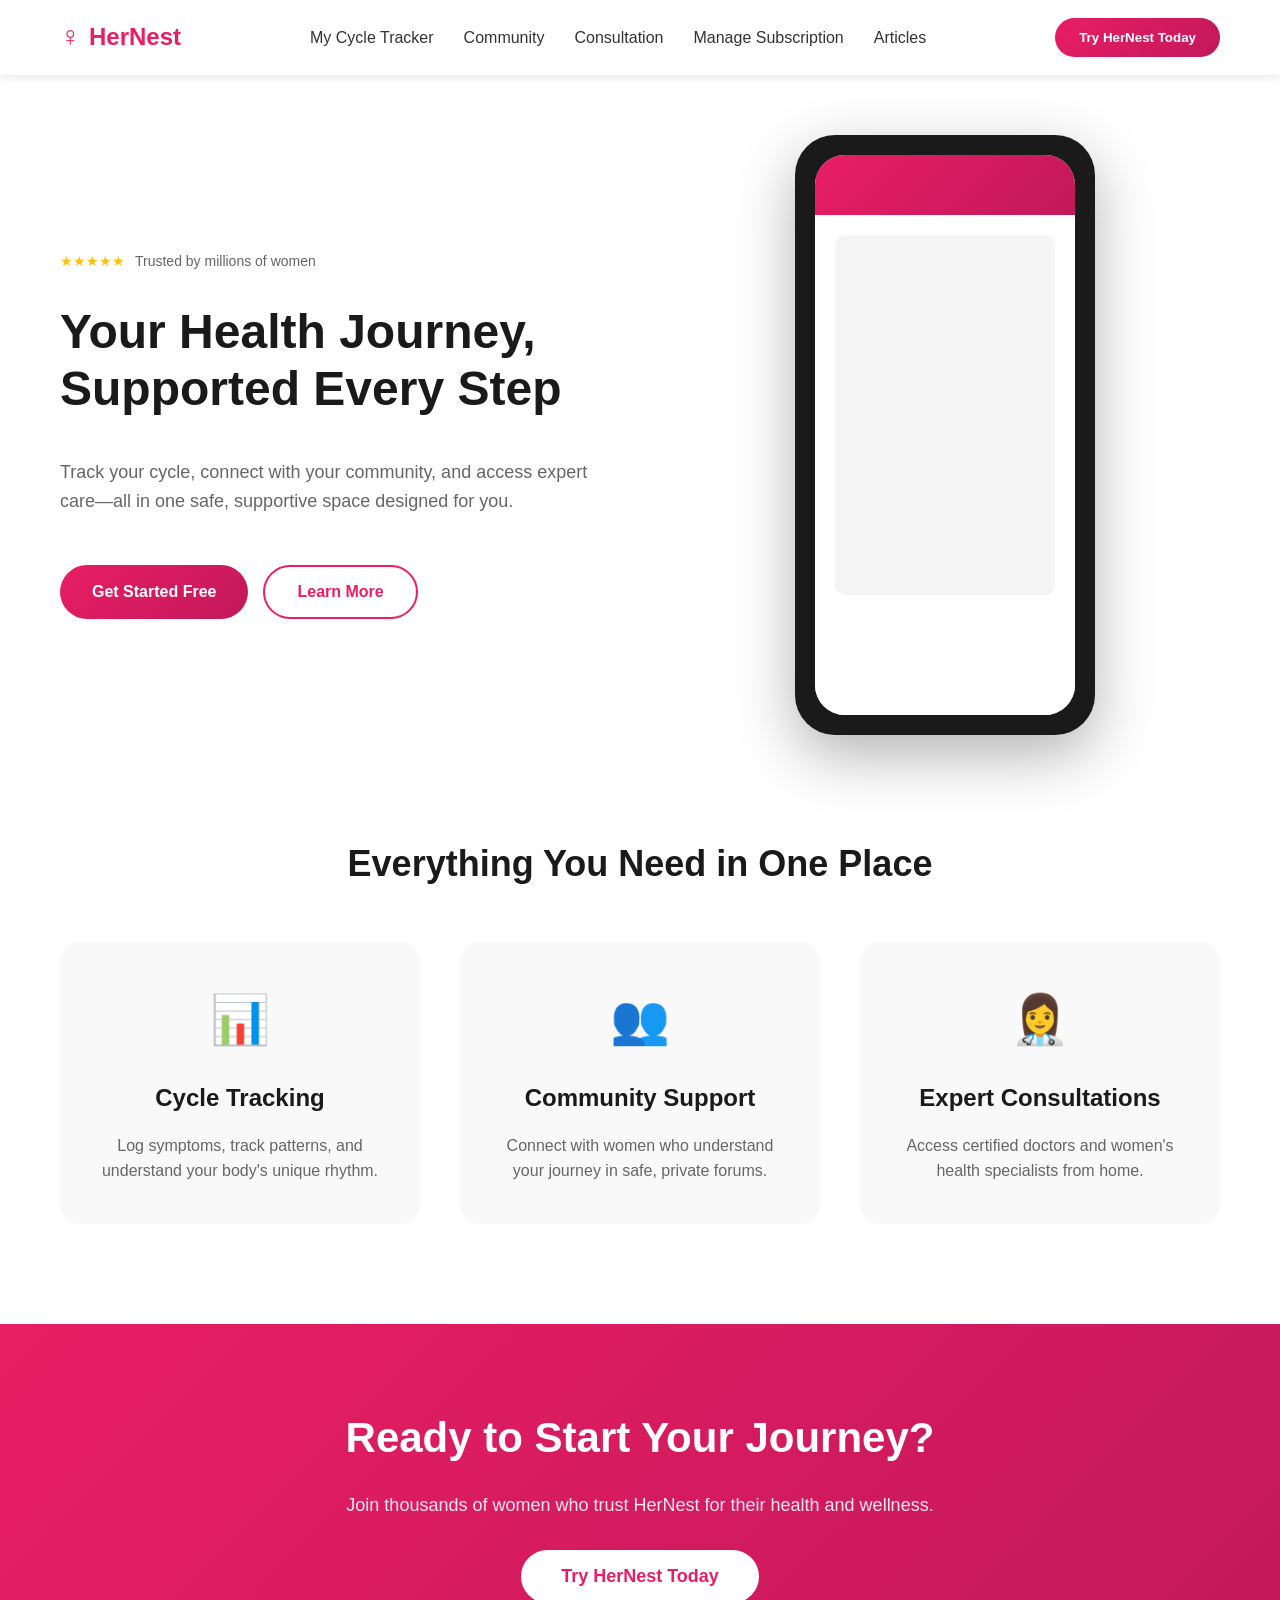
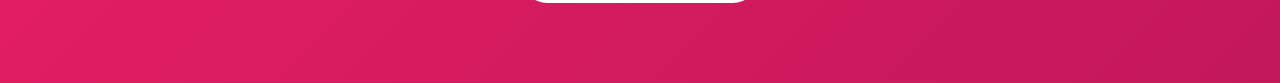
<file: index.html>
<!DOCTYPE html>
<html lang="en">
<head>
    <meta charset="UTF-8">
    <meta name="viewport" content="width=device-width, initial-scale=1.0">
    <title>HerNest - Your Home for Holistic Women's Health</title>
    <link rel="stylesheet" href="style.css">
</head>
<body>
    <nav class="navbar">
        <div class="nav-container">
            <a href="index.html" class="nav-logo">
                <span class="logo-icon">♀</span>
                <span class="logo-text">HerNest</span>
            </a>
            <div class="nav-links">
                <a href="tracker.html" class="nav-link">My Cycle Tracker</a>
                <a href="community.html" class="nav-link">Community</a>
                <a href="consultation.html" class="nav-link">Consultation</a>
                <a href="subscription.html" class="nav-link">Manage Subscription</a>
                <a href="articles.html" class="nav-link">Articles</a>
            </div>
            <button class="nav-cta-btn" id="auth-btn">Try HerNest Today</button>
        </div>
    </nav>

    <!-- Hero Section -->
    <section class="hero-section">
        <div class="hero-content">
            <div class="hero-badge">
                <span class="stars">★★★★★</span>
                <span class="badge-text">Trusted by millions of women</span>
            </div>
            <h1 class="hero-title">Your Health Journey,<br>Supported Every Step</h1>
            <p class="hero-description">
                Track your cycle, connect with your community, and access expert care—all in one safe, supportive space designed for you.
            </p>
            <div class="hero-cta">
                <button class="hero-btn-primary" id="hero-cta-btn">Get Started Free</button>
                <button class="hero-btn-secondary">Learn More</button>
            </div>
        </div>
        <div class="hero-visual">
            <div class="phone-mockup">
                <div class="phone-screen">
                    <div class="mockup-header"></div>
                    <div class="mockup-calendar"></div>
                    <div class="mockup-content"></div>
                </div>
            </div>
        </div>
    </section>

    <!-- Features Section -->
    <section class="features-section">
        <h2 class="section-title">Everything You Need in One Place</h2>
        <div class="features-grid">
            <div class="feature-card">
                <div class="feature-icon">📊</div>
                <h3>Cycle Tracking</h3>
                <p>Log symptoms, track patterns, and understand your body's unique rhythm.</p>
            </div>
            <div class="feature-card">
                <div class="feature-icon">👥</div>
                <h3>Community Support</h3>
                <p>Connect with women who understand your journey in safe, private forums.</p>
            </div>
            <div class="feature-card">
                <div class="feature-icon">👩‍⚕️</div>
                <h3>Expert Consultations</h3>
                <p>Access certified doctors and women's health specialists from home.</p>
            </div>
        </div>
    </section>

    <!-- CTA Section -->
    <section class="cta-section">
        <div class="cta-content">
            <h2>Ready to Start Your Journey?</h2>
            <p>Join thousands of women who trust HerNest for their health and wellness.</p>
            <button class="cta-button" id="cta-auth-btn">Try HerNest Today</button>
        </div>
    </section>

    <!-- Auth Modal -->
    <div class="auth-modal" id="auth-modal">
        <div class="auth-modal-content">
            <button class="auth-close-btn" id="auth-close-btn">&times;</button>
            <div class="auth-header">
                <div class="auth-logo">
                    <span class="logo-icon">♀</span>
                    <span class="logo-text">HerNest</span>
                </div>
            </div>
            
            <div class="auth-tabs">
                <button class="auth-tab active" id="login-tab">Log in</button>
                <button class="auth-tab" id="signup-tab">Sign up</button>
            </div>
            
            <!-- Login Form -->
            <div class="auth-form-container" id="login-form-container">
                <form class="auth-form" id="login-form">
                    <div class="auth-input-group">
                        <label for="login-email">Email</label>
                        <input type="email" id="login-email" name="email" placeholder="Enter your email" required>
                    </div>
                    <div class="auth-input-group">
                        <label for="login-password">Password</label>
                        <input type="password" id="login-password" name="password" placeholder="Enter your password" required>
                    </div>
                    <div class="auth-options">
                        <label class="auth-checkbox-label">
                            <input type="checkbox" name="remember">
                            <span>Remember me</span>
                        </label>
                        <a href="#" class="auth-link">Forgot password?</a>
                    </div>
                    <button type="submit" class="auth-submit-btn">Log in</button>
                </form>
            </div>
            
            <!-- Signup Form -->
            <div class="auth-form-container" id="signup-form-container" style="display: none;">
                <form class="auth-form" id="signup-form">
                    <div class="auth-input-group">
                        <label for="signup-name">Full Name</label>
                        <input type="text" id="signup-name" name="name" placeholder="Enter your full name" required>
                    </div>
                    <div class="auth-input-group">
                        <label for="signup-email">Email</label>
                        <input type="email" id="signup-email" name="email" placeholder="Enter your email" required>
                    </div>
                    <div class="auth-input-group">
                        <label for="signup-password">Password</label>
                        <input type="password" id="signup-password" name="password" placeholder="Create a password" required>
                    </div>
                    <div class="auth-input-group">
                        <label for="signup-confirm-password">Confirm Password</label>
                        <input type="password" id="signup-confirm-password" name="confirm-password" placeholder="Confirm your password" required>
                    </div>
                    <div class="auth-checkbox-group">
                        <label class="auth-checkbox-label">
                            <input type="checkbox" name="terms" required>
                            <span>I agree to the <a href="#" class="auth-link">Terms of Service</a> and <a href="#" class="auth-link">Privacy Policy</a></span>
                        </label>
                    </div>
                    <button type="submit" class="auth-submit-btn">Sign up</button>
                </form>
            </div>
        </div>
    </div>
    
    <script src="script.js"></script>
</body>
</html>
</file>
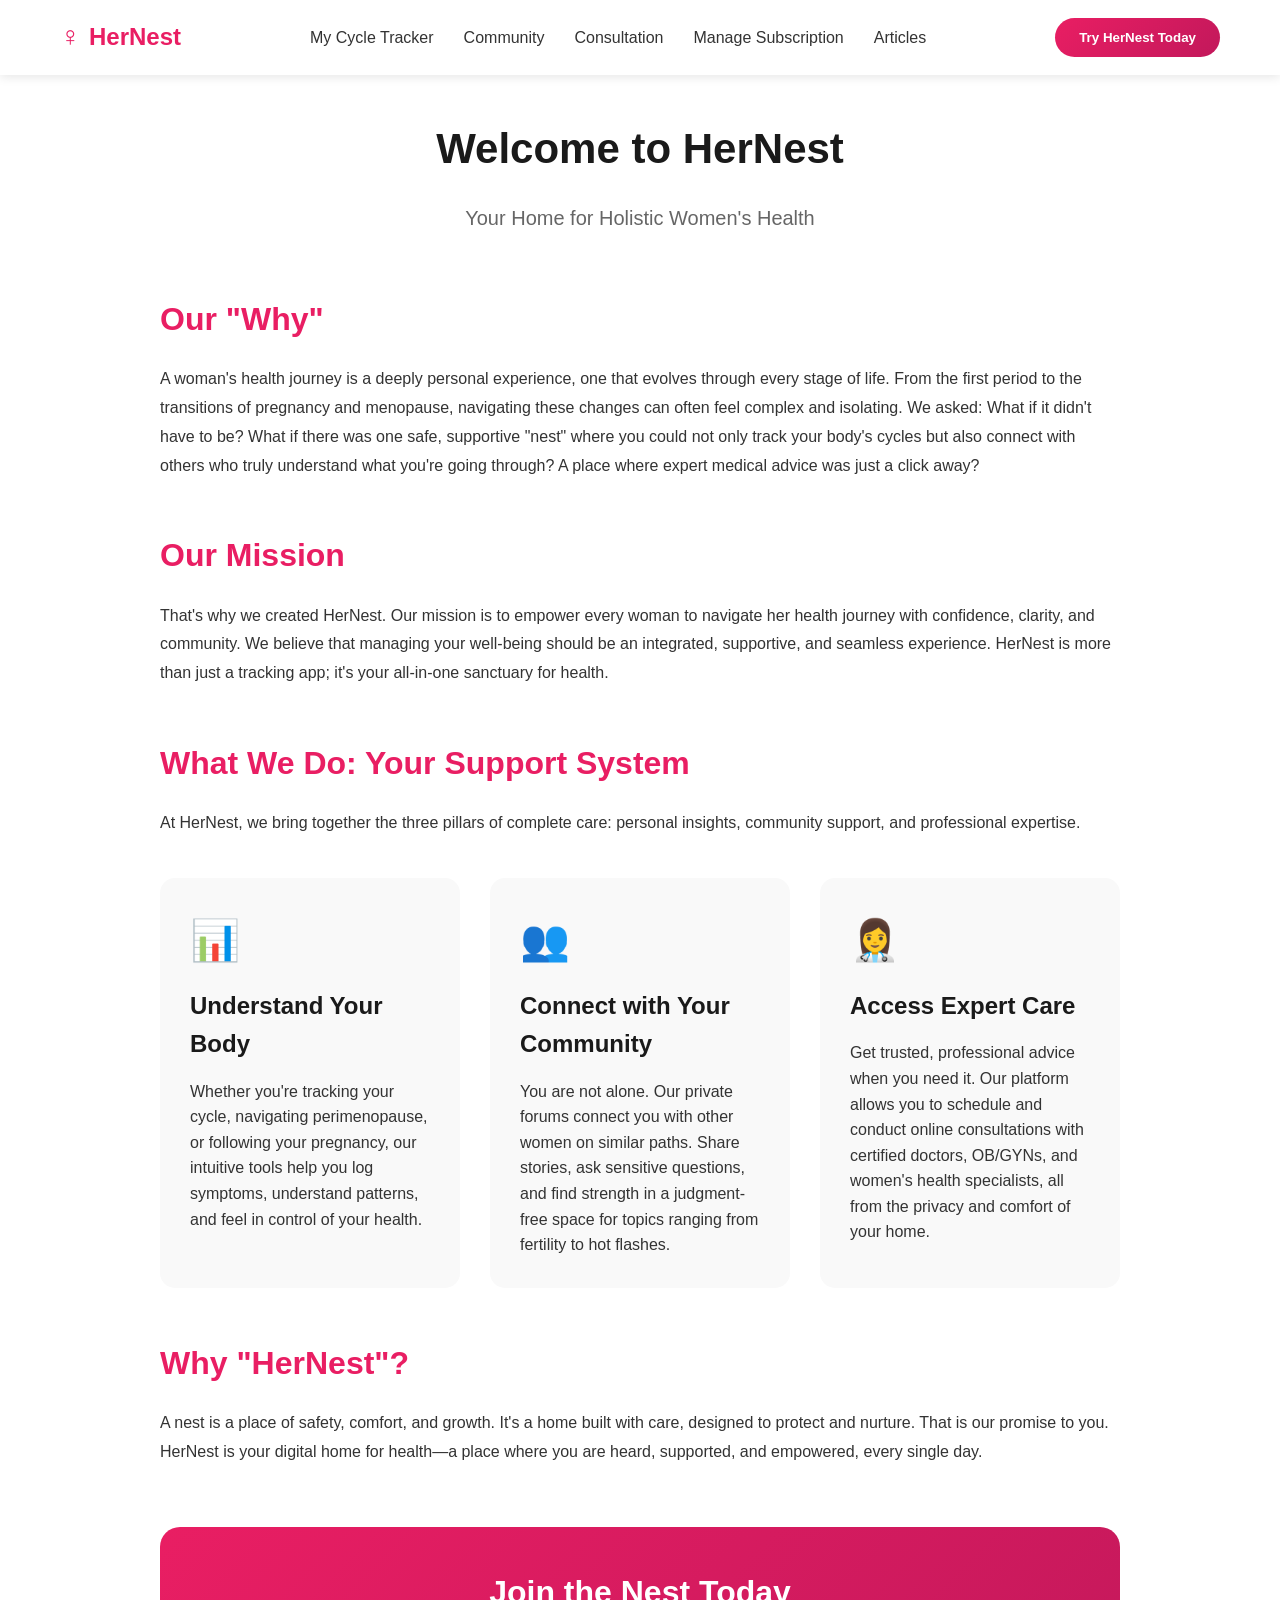
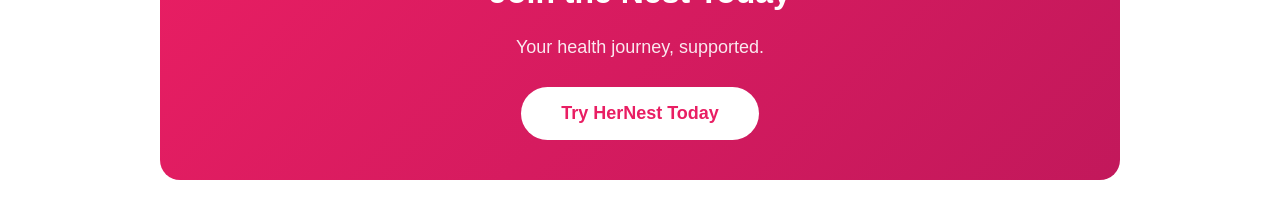
<file: about.html>
<!DOCTYPE html>
<html lang="en">
<head>
    <meta charset="UTF-8">
    <meta name="viewport" content="width=device-width, initial-scale=1.0">
    <title>About - HerNest</title>
    <link rel="stylesheet" href="style.css">
</head>
<body>
    <nav class="navbar">
        <div class="nav-container">
            <a href="index.html" class="nav-logo">
                <span class="logo-icon">♀</span>
                <span class="logo-text">HerNest</span>
            </a>
            <div class="nav-links">
                <a href="tracker.html" class="nav-link">My Cycle Tracker</a>
                <a href="community.html" class="nav-link">Community</a>
                <a href="consultation.html" class="nav-link">Consultation</a>
                <a href="subscription.html" class="nav-link">Manage Subscription</a>
                <a href="articles.html" class="nav-link">Articles</a>
            </div>
            <button class="nav-cta-btn" id="auth-btn">Try HerNest Today</button>
        </div>
    </nav>

    <div class="about-container">
        <div class="about-hero">
            <h1>Welcome to HerNest</h1>
            <p class="about-subtitle">Your Home for Holistic Women's Health</p>
        </div>

        <div class="about-section">
            <h2 class="section-heading">Our "Why"</h2>
            <p class="about-text">
                A woman's health journey is a deeply personal experience, one that evolves through every stage of life. 
                From the first period to the transitions of pregnancy and menopause, navigating these changes can often 
                feel complex and isolating. We asked: What if it didn't have to be? What if there was one safe, supportive 
                "nest" where you could not only track your body's cycles but also connect with others who truly understand 
                what you're going through? A place where expert medical advice was just a click away?
            </p>
        </div>

        <div class="about-section">
            <h2 class="section-heading">Our Mission</h2>
            <p class="about-text">
                That's why we created HerNest. Our mission is to empower every woman to navigate her health journey with 
                confidence, clarity, and community. We believe that managing your well-being should be an integrated, 
                supportive, and seamless experience. HerNest is more than just a tracking app; it's your all-in-one 
                sanctuary for health.
            </p>
        </div>

        <div class="about-section">
            <h2 class="section-heading">What We Do: Your Support System</h2>
            <p class="about-text">
                At HerNest, we bring together the three pillars of complete care: personal insights, community support, 
                and professional expertise.
            </p>
            
            <div class="pillars-grid">
                <div class="pillar-card">
                    <div class="pillar-icon">📊</div>
                    <h3>Understand Your Body</h3>
                    <p>Whether you're tracking your cycle, navigating perimenopause, or following your pregnancy, our 
                    intuitive tools help you log symptoms, understand patterns, and feel in control of your health.</p>
                </div>
                <div class="pillar-card">
                    <div class="pillar-icon">👥</div>
                    <h3>Connect with Your Community</h3>
                    <p>You are not alone. Our private forums connect you with other women on similar paths. Share stories, 
                    ask sensitive questions, and find strength in a judgment-free space for topics ranging from fertility 
                    to hot flashes.</p>
                </div>
                <div class="pillar-card">
                    <div class="pillar-icon">👩‍⚕️</div>
                    <h3>Access Expert Care</h3>
                    <p>Get trusted, professional advice when you need it. Our platform allows you to schedule and conduct 
                    online consultations with certified doctors, OB/GYNs, and women's health specialists, all from the 
                    privacy and comfort of your home.</p>
                </div>
            </div>
        </div>

        <div class="about-section">
            <h2 class="section-heading">Why "HerNest"?</h2>
            <p class="about-text">
                A nest is a place of safety, comfort, and growth. It's a home built with care, designed to protect and 
                nurture. That is our promise to you. HerNest is your digital home for health—a place where you are heard, 
                supported, and empowered, every single day.
            </p>
        </div>

        <div class="about-cta">
            <h2>Join the Nest Today</h2>
            <p>Your health journey, supported.</p>
            <button class="cta-button" id="cta-auth-btn">Try HerNest Today</button>
        </div>
    </div>

    <!-- Auth Modal -->
    <div class="auth-modal" id="auth-modal">
        <div class="auth-modal-content">
            <button class="auth-close-btn" id="auth-close-btn">&times;</button>
            <div class="auth-header">
                <div class="auth-logo">
                    <span class="logo-icon">♀</span>
                    <span class="logo-text">HerNest</span>
                </div>
            </div>
            
            <div class="auth-tabs">
                <button class="auth-tab active" id="login-tab">Log in</button>
                <button class="auth-tab" id="signup-tab">Sign up</button>
            </div>
            
            <!-- Login Form -->
            <div class="auth-form-container" id="login-form-container">
                <form class="auth-form" id="login-form">
                    <div class="auth-input-group">
                        <label for="login-email">Email</label>
                        <input type="email" id="login-email" name="email" placeholder="Enter your email" required>
                    </div>
                    <div class="auth-input-group">
                        <label for="login-password">Password</label>
                        <input type="password" id="login-password" name="password" placeholder="Enter your password" required>
                    </div>
                    <div class="auth-options">
                        <label class="auth-checkbox-label">
                            <input type="checkbox" name="remember">
                            <span>Remember me</span>
                        </label>
                        <a href="#" class="auth-link">Forgot password?</a>
                    </div>
                    <button type="submit" class="auth-submit-btn">Log in</button>
                </form>
            </div>
            
            <!-- Signup Form -->
            <div class="auth-form-container" id="signup-form-container" style="display: none;">
                <form class="auth-form" id="signup-form">
                    <div class="auth-input-group">
                        <label for="signup-name">Full Name</label>
                        <input type="text" id="signup-name" name="name" placeholder="Enter your full name" required>
                    </div>
                    <div class="auth-input-group">
                        <label for="signup-email">Email</label>
                        <input type="email" id="signup-email" name="email" placeholder="Enter your email" required>
                    </div>
                    <div class="auth-input-group">
                        <label for="signup-password">Password</label>
                        <input type="password" id="signup-password" name="password" placeholder="Create a password" required>
                    </div>
                    <div class="auth-input-group">
                        <label for="signup-confirm-password">Confirm Password</label>
                        <input type="password" id="signup-confirm-password" name="confirm-password" placeholder="Confirm your password" required>
                    </div>
                    <div class="auth-checkbox-group">
                        <label class="auth-checkbox-label">
                            <input type="checkbox" name="terms" required>
                            <span>I agree to the <a href="#" class="auth-link">Terms of Service</a> and <a href="#" class="auth-link">Privacy Policy</a></span>
                        </label>
                    </div>
                    <button type="submit" class="auth-submit-btn">Sign up</button>
                </form>
            </div>
        </div>
    </div>
    
    <script src="script.js"></script>
    <script></script>
</body>
</html>
</file>
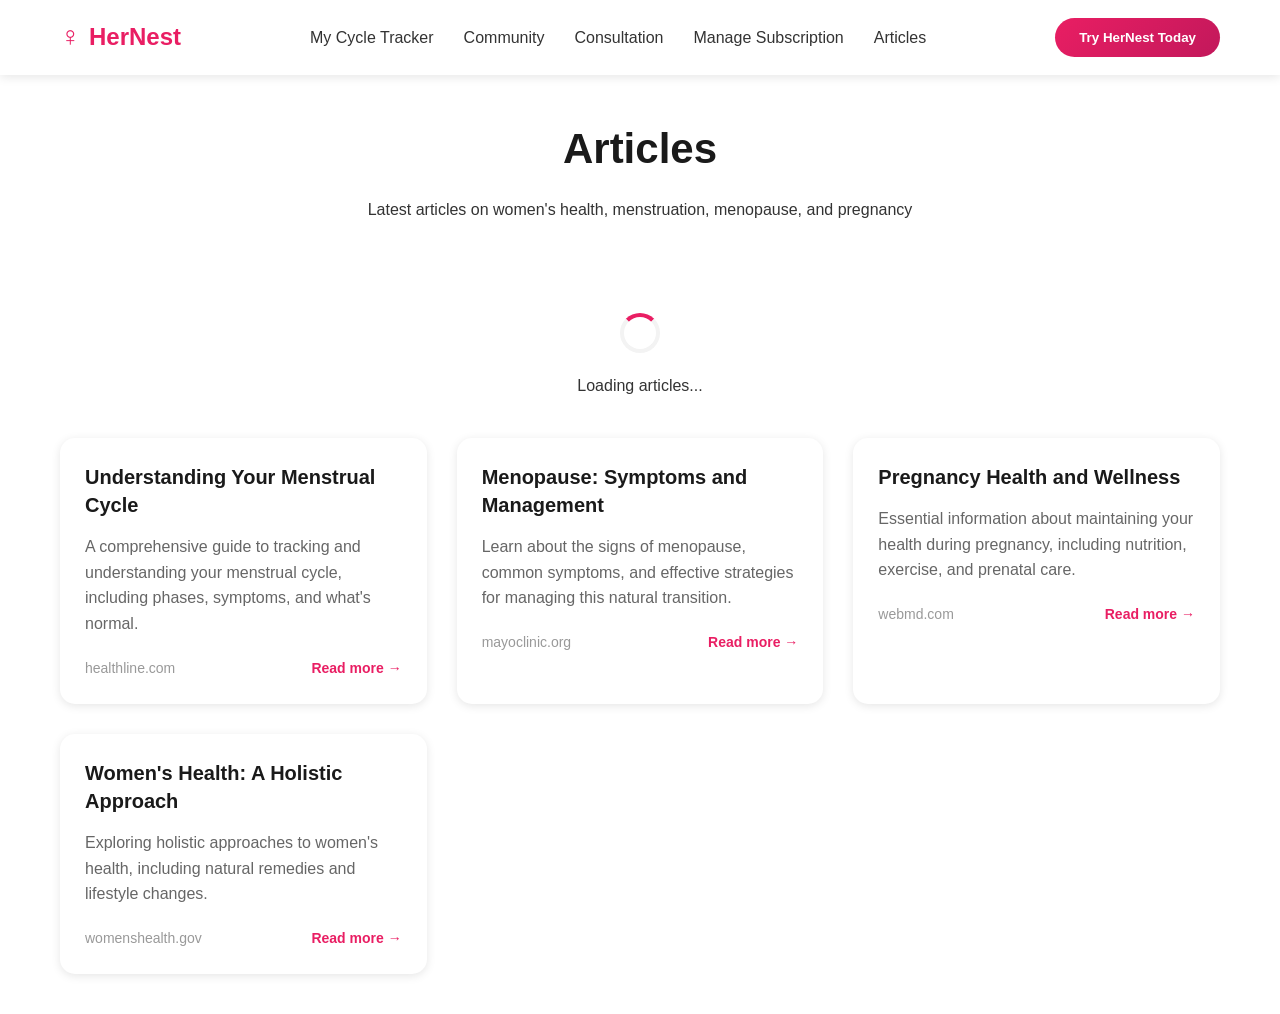
<file: articles.html>
<!DOCTYPE html>
<html lang="en">
<head>
    <meta charset="UTF-8">
    <meta name="viewport" content="width=device-width, initial-scale=1.0">
    <title>Articles - HerNest</title>
    <link rel="stylesheet" href="style.css">
</head>
<body>
    <nav class="navbar">
        <div class="nav-container">
            <a href="index.html" class="nav-logo">
                <span class="logo-icon">♀</span>
                <span class="logo-text">HerNest</span>
            </a>
            <div class="nav-links">
                <a href="tracker.html" class="nav-link">My Cycle Tracker</a>
                <a href="community.html" class="nav-link">Community</a>
                <a href="consultation.html" class="nav-link">Consultation</a>
                <a href="subscription.html" class="nav-link">Manage Subscription</a>
                <a href="articles.html" class="nav-link">Articles</a>
            </div>
            <button class="nav-cta-btn" id="auth-btn">Try HerNest Today</button>
        </div>
    </nav>

    <div class="articles-container">
        <div class="articles-header">
            <h1>Articles</h1>
            <p>Latest articles on women's health, menstruation, menopause, and pregnancy</p>
        </div>

        <div class="articles-loading" id="articles-loading" style="display: none;">
            <div class="loading-spinner"></div>
            <p>Loading articles...</p>
        </div>

        <div class="articles-error" id="articles-error" style="display: none;">
            <p>Unable to load articles. Please try again later.</p>
        </div>

        <div class="articles-grid" id="articles-grid">
            <!-- Articles will be loaded here -->
        </div>
    </div>

    <!-- Auth Modal -->
    <div class="auth-modal" id="auth-modal">
        <div class="auth-modal-content">
            <button class="auth-close-btn" id="auth-close-btn">&times;</button>
            <div class="auth-header">
                <div class="auth-logo">
                    <span class="logo-icon">♀</span>
                    <span class="logo-text">HerNest</span>
                </div>
            </div>
            
            <div class="auth-tabs">
                <button class="auth-tab active" id="login-tab">Log in</button>
                <button class="auth-tab" id="signup-tab">Sign up</button>
            </div>
            
            <!-- Login Form -->
            <div class="auth-form-container" id="login-form-container">
                <form class="auth-form" id="login-form">
                    <div class="auth-input-group">
                        <label for="login-email">Email</label>
                        <input type="email" id="login-email" name="email" placeholder="Enter your email" required>
                    </div>
                    <div class="auth-input-group">
                        <label for="login-password">Password</label>
                        <input type="password" id="login-password" name="password" placeholder="Enter your password" required>
                    </div>
                    <div class="auth-options">
                        <label class="auth-checkbox-label">
                            <input type="checkbox" name="remember">
                            <span>Remember me</span>
                        </label>
                        <a href="#" class="auth-link">Forgot password?</a>
                    </div>
                    <button type="submit" class="auth-submit-btn">Log in</button>
                </form>
            </div>
            
            <!-- Signup Form -->
            <div class="auth-form-container" id="signup-form-container" style="display: none;">
                <form class="auth-form" id="signup-form">
                    <div class="auth-input-group">
                        <label for="signup-name">Full Name</label>
                        <input type="text" id="signup-name" name="name" placeholder="Enter your full name" required>
                    </div>
                    <div class="auth-input-group">
                        <label for="signup-email">Email</label>
                        <input type="email" id="signup-email" name="email" placeholder="Enter your email" required>
                    </div>
                    <div class="auth-input-group">
                        <label for="signup-password">Password</label>
                        <input type="password" id="signup-password" name="password" placeholder="Create a password" required>
                    </div>
                    <div class="auth-input-group">
                        <label for="signup-confirm-password">Confirm Password</label>
                        <input type="password" id="signup-confirm-password" name="confirm-password" placeholder="Confirm your password" required>
                    </div>
                    <div class="auth-checkbox-group">
                        <label class="auth-checkbox-label">
                            <input type="checkbox" name="terms" required>
                            <span>I agree to the <a href="#" class="auth-link">Terms of Service</a> and <a href="#" class="auth-link">Privacy Policy</a></span>
                        </label>
                    </div>
                    <button type="submit" class="auth-submit-btn">Sign up</button>
                </form>
            </div>
        </div>
    </div>
    
    <script src="script.js"></script>
</body>
</html>
</file>
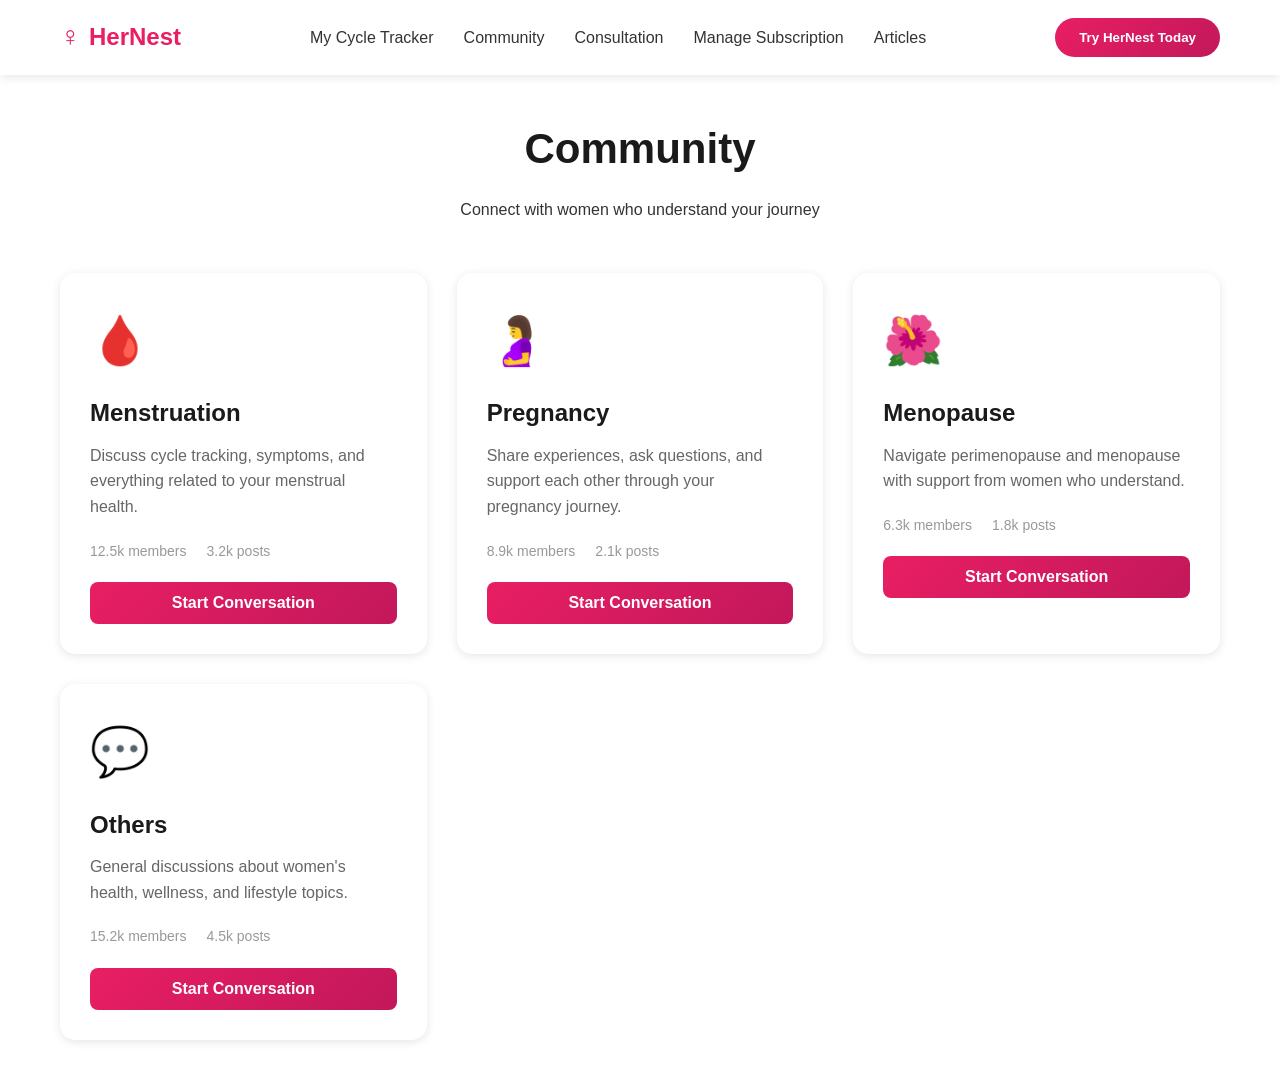
<file: community.html>
<!DOCTYPE html>
<html lang="en">
<head>
    <meta charset="UTF-8">
    <meta name="viewport" content="width=device-width, initial-scale=1.0">
    <title>Community - HerNest</title>
    <link rel="stylesheet" href="style.css">
</head>
<body>
    <nav class="navbar">
        <div class="nav-container">
            <a href="index.html" class="nav-logo">
                <span class="logo-icon">♀</span>
                <span class="logo-text">HerNest</span>
            </a>
            <div class="nav-links">
                <a href="tracker.html" class="nav-link">My Cycle Tracker</a>
                <a href="community.html" class="nav-link">Community</a>
                <a href="consultation.html" class="nav-link">Consultation</a>
                <a href="subscription.html" class="nav-link">Manage Subscription</a>
                <a href="articles.html" class="nav-link">Articles</a>
            </div>
            <button class="nav-cta-btn" id="auth-btn">Try HerNest Today</button>
        </div>
    </nav>

    <div class="community-container">
        <div class="community-header">
            <h1>Community</h1>
            <p>Connect with women who understand your journey</p>
        </div>

        <div class="channels-grid">
            <div class="channel-card" data-channel="Menstruation">
                <div class="channel-icon">🩸</div>
                <h3 class="channel-title">Menstruation</h3>
                <p class="channel-description">
                    Discuss cycle tracking, symptoms, and everything related to your menstrual health.
                </p>
                <div class="channel-stats">
                    <span class="channel-members">12.5k members</span>
                    <span class="channel-posts">3.2k posts</span>
                </div>
                <button class="channel-join-btn">Start Conversation</button>
            </div>

            <div class="channel-card" data-channel="Pregnancy">
                <div class="channel-icon">🤰</div>
                <h3 class="channel-title">Pregnancy</h3>
                <p class="channel-description">
                    Share experiences, ask questions, and support each other through your pregnancy journey.
                </p>
                <div class="channel-stats">
                    <span class="channel-members">8.9k members</span>
                    <span class="channel-posts">2.1k posts</span>
                </div>
                <button class="channel-join-btn">Start Conversation</button>
            </div>

            <div class="channel-card" data-channel="Menopause">
                <div class="channel-icon">🌺</div>
                <h3 class="channel-title">Menopause</h3>
                <p class="channel-description">
                    Navigate perimenopause and menopause with support from women who understand.
                </p>
                <div class="channel-stats">
                    <span class="channel-members">6.3k members</span>
                    <span class="channel-posts">1.8k posts</span>
                </div>
                <button class="channel-join-btn">Start Conversation</button>
            </div>

            <div class="channel-card" data-channel="Others">
                <div class="channel-icon">💬</div>
                <h3 class="channel-title">Others</h3>
                <p class="channel-description">
                    General discussions about women's health, wellness, and lifestyle topics.
                </p>
                <div class="channel-stats">
                    <span class="channel-members">15.2k members</span>
                    <span class="channel-posts">4.5k posts</span>
                </div>
                <button class="channel-join-btn">Start Conversation</button>
            </div>
        </div>
    </div>

    <!-- Channel Modal -->
    <div class="channel-modal" id="channel-modal">
        <div class="channel-modal-content">
            <div class="channel-modal-header">
                <button class="channel-back-btn" id="channel-back-btn">← Back</button>
                <h2>Channel Name</h2>
                <button class="channel-close-btn" id="channel-close-btn">&times;</button>
            </div>
            <div class="channel-posts-container" id="channel-posts-container">
                <!-- Posts will be loaded here -->
            </div>
        </div>
    </div>

    <!-- Auth Modal -->
    <div class="auth-modal" id="auth-modal">
        <div class="auth-modal-content">
            <button class="auth-close-btn" id="auth-close-btn">&times;</button>
            <div class="auth-header">
                <div class="auth-logo">
                    <span class="logo-icon">♀</span>
                    <span class="logo-text">HerNest</span>
                </div>
            </div>
            
            <div class="auth-tabs">
                <button class="auth-tab active" id="login-tab">Log in</button>
                <button class="auth-tab" id="signup-tab">Sign up</button>
            </div>
            
            <!-- Login Form -->
            <div class="auth-form-container" id="login-form-container">
                <form class="auth-form" id="login-form">
                    <div class="auth-input-group">
                        <label for="login-email">Email</label>
                        <input type="email" id="login-email" name="email" placeholder="Enter your email" required>
                    </div>
                    <div class="auth-input-group">
                        <label for="login-password">Password</label>
                        <input type="password" id="login-password" name="password" placeholder="Enter your password" required>
                    </div>
                    <div class="auth-options">
                        <label class="auth-checkbox-label">
                            <input type="checkbox" name="remember">
                            <span>Remember me</span>
                        </label>
                        <a href="#" class="auth-link">Forgot password?</a>
                    </div>
                    <button type="submit" class="auth-submit-btn">Log in</button>
                </form>
            </div>
            
            <!-- Signup Form -->
            <div class="auth-form-container" id="signup-form-container" style="display: none;">
                <form class="auth-form" id="signup-form">
                    <div class="auth-input-group">
                        <label for="signup-name">Full Name</label>
                        <input type="text" id="signup-name" name="name" placeholder="Enter your full name" required>
                    </div>
                    <div class="auth-input-group">
                        <label for="signup-email">Email</label>
                        <input type="email" id="signup-email" name="email" placeholder="Enter your email" required>
                    </div>
                    <div class="auth-input-group">
                        <label for="signup-password">Password</label>
                        <input type="password" id="signup-password" name="password" placeholder="Create a password" required>
                    </div>
                    <div class="auth-input-group">
                        <label for="signup-confirm-password">Confirm Password</label>
                        <input type="password" id="signup-confirm-password" name="confirm-password" placeholder="Confirm your password" required>
                    </div>
                    <div class="auth-checkbox-group">
                        <label class="auth-checkbox-label">
                            <input type="checkbox" name="terms" required>
                            <span>I agree to the <a href="#" class="auth-link">Terms of Service</a> and <a href="#" class="auth-link">Privacy Policy</a></span>
                        </label>
                    </div>
                    <button type="submit" class="auth-submit-btn">Sign up</button>
                </form>
            </div>
        </div>
    </div>
    
    <script src="script.js"></script>
</body>
</html>
</file>
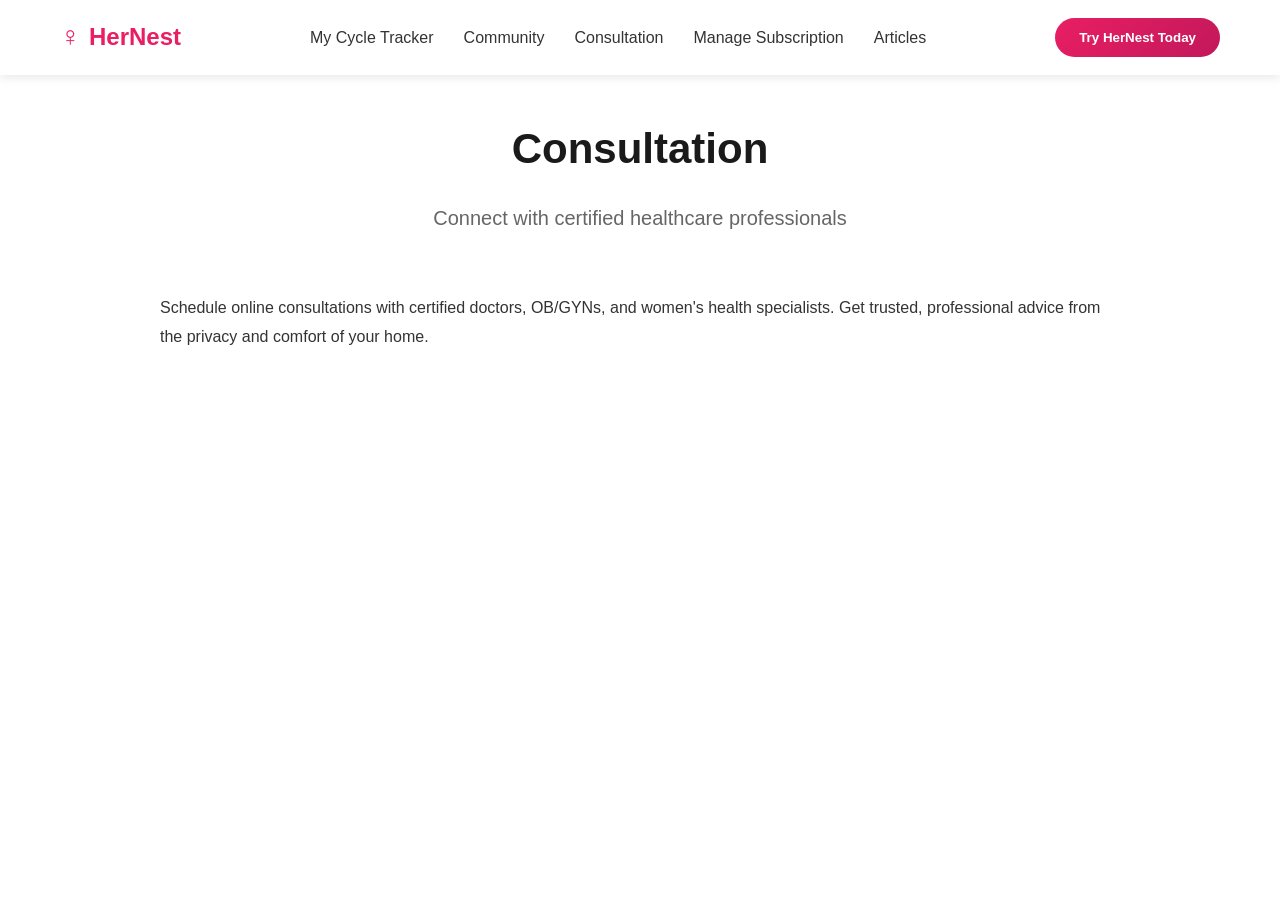
<file: consultation.html>
<!DOCTYPE html>
<html lang="en">
<head>
    <meta charset="UTF-8">
    <meta name="viewport" content="width=device-width, initial-scale=1.0">
    <title>Consultation - HerNest</title>
    <link rel="stylesheet" href="style.css">
</head>
<body>
    <nav class="navbar">
        <div class="nav-container">
            <a href="index.html" class="nav-logo">
                <span class="logo-icon">♀</span>
                <span class="logo-text">HerNest</span>
            </a>
            <div class="nav-links">
                <a href="tracker.html" class="nav-link">My Cycle Tracker</a>
                <a href="community.html" class="nav-link">Community</a>
                <a href="consultation.html" class="nav-link">Consultation</a>
                <a href="subscription.html" class="nav-link">Manage Subscription</a>
                <a href="articles.html" class="nav-link">Articles</a>
            </div>
            <button class="nav-cta-btn" id="auth-btn">Try HerNest Today</button>
        </div>
    </nav>

    <div class="about-container">
        <div class="about-hero">
            <h1>Consultation</h1>
            <p class="about-subtitle">Connect with certified healthcare professionals</p>
        </div>

        <div class="about-section">
            <p class="about-text">
                Schedule online consultations with certified doctors, OB/GYNs, and women's health specialists. 
                Get trusted, professional advice from the privacy and comfort of your home.
            </p>
        </div>
    </div>

    <!-- Auth Modal -->
    <div class="auth-modal" id="auth-modal">
        <div class="auth-modal-content">
            <button class="auth-close-btn" id="auth-close-btn">&times;</button>
            <div class="auth-header">
                <div class="auth-logo">
                    <span class="logo-icon">♀</span>
                    <span class="logo-text">HerNest</span>
                </div>
            </div>
            
            <div class="auth-tabs">
                <button class="auth-tab active" id="login-tab">Log in</button>
                <button class="auth-tab" id="signup-tab">Sign up</button>
            </div>
            
            <!-- Login Form -->
            <div class="auth-form-container" id="login-form-container">
                <form class="auth-form" id="login-form">
                    <div class="auth-input-group">
                        <label for="login-email">Email</label>
                        <input type="email" id="login-email" name="email" placeholder="Enter your email" required>
                    </div>
                    <div class="auth-input-group">
                        <label for="login-password">Password</label>
                        <input type="password" id="login-password" name="password" placeholder="Enter your password" required>
                    </div>
                    <div class="auth-options">
                        <label class="auth-checkbox-label">
                            <input type="checkbox" name="remember">
                            <span>Remember me</span>
                        </label>
                        <a href="#" class="auth-link">Forgot password?</a>
                    </div>
                    <button type="submit" class="auth-submit-btn">Log in</button>
                </form>
            </div>
            
            <!-- Signup Form -->
            <div class="auth-form-container" id="signup-form-container" style="display: none;">
                <form class="auth-form" id="signup-form">
                    <div class="auth-input-group">
                        <label for="signup-name">Full Name</label>
                        <input type="text" id="signup-name" name="name" placeholder="Enter your full name" required>
                    </div>
                    <div class="auth-input-group">
                        <label for="signup-email">Email</label>
                        <input type="email" id="signup-email" name="email" placeholder="Enter your email" required>
                    </div>
                    <div class="auth-input-group">
                        <label for="signup-password">Password</label>
                        <input type="password" id="signup-password" name="password" placeholder="Create a password" required>
                    </div>
                    <div class="auth-input-group">
                        <label for="signup-confirm-password">Confirm Password</label>
                        <input type="password" id="signup-confirm-password" name="confirm-password" placeholder="Confirm your password" required>
                    </div>
                    <div class="auth-checkbox-group">
                        <label class="auth-checkbox-label">
                            <input type="checkbox" name="terms" required>
                            <span>I agree to the <a href="#" class="auth-link">Terms of Service</a> and <a href="#" class="auth-link">Privacy Policy</a></span>
                        </label>
                    </div>
                    <button type="submit" class="auth-submit-btn">Sign up</button>
                </form>
            </div>
        </div>
    </div>
    
    <script src="script.js"></script>
</body>
</html>
</file>
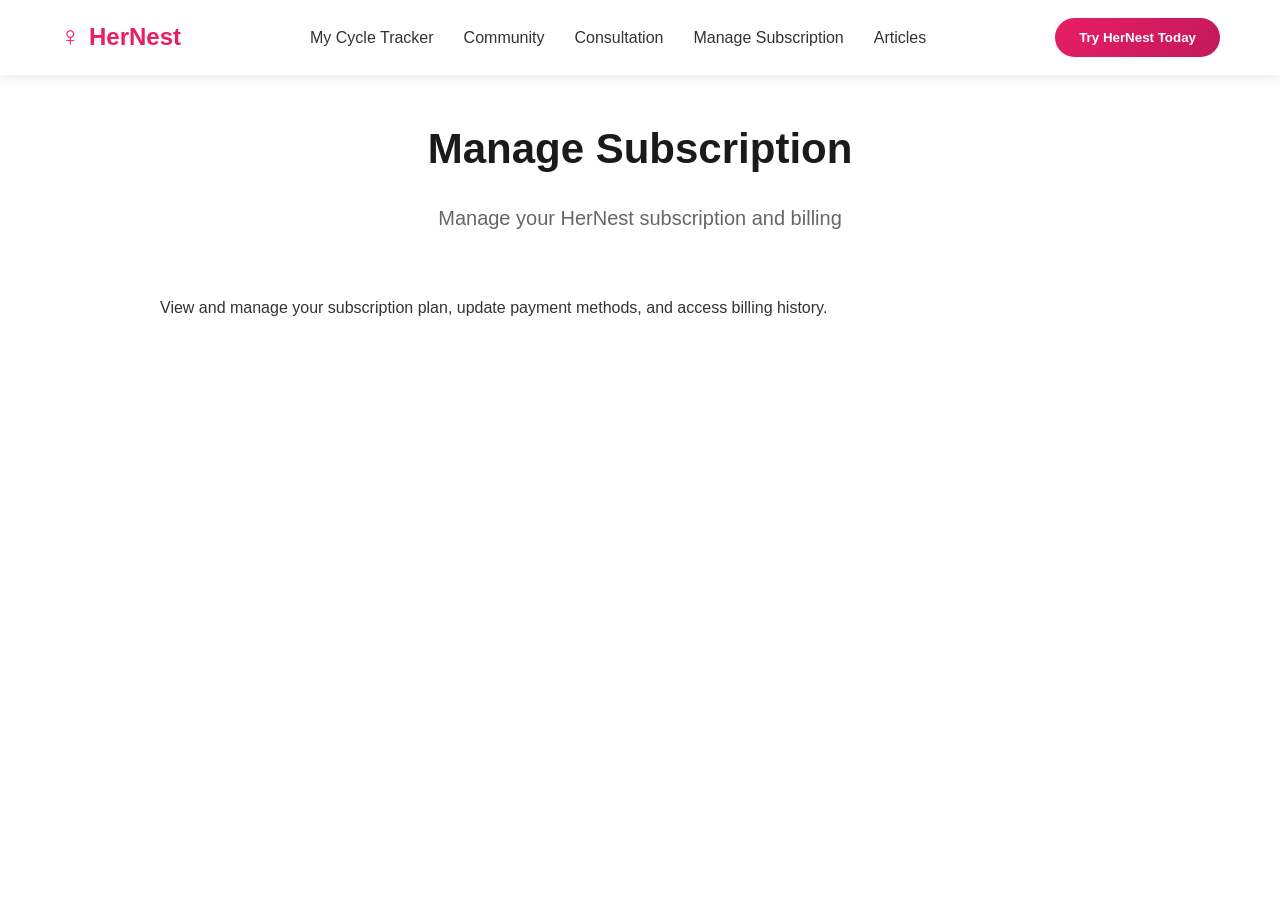
<file: subscription.html>
<!DOCTYPE html>
<html lang="en">
<head>
    <meta charset="UTF-8">
    <meta name="viewport" content="width=device-width, initial-scale=1.0">
    <title>Manage Subscription - HerNest</title>
    <link rel="stylesheet" href="style.css">
</head>
<body>
    <nav class="navbar">
        <div class="nav-container">
            <a href="index.html" class="nav-logo">
                <span class="logo-icon">♀</span>
                <span class="logo-text">HerNest</span>
            </a>
            <div class="nav-links">
                <a href="tracker.html" class="nav-link">My Cycle Tracker</a>
                <a href="community.html" class="nav-link">Community</a>
                <a href="consultation.html" class="nav-link">Consultation</a>
                <a href="subscription.html" class="nav-link">Manage Subscription</a>
                <a href="articles.html" class="nav-link">Articles</a>
            </div>
            <button class="nav-cta-btn" id="auth-btn">Try HerNest Today</button>
        </div>
    </nav>

    <div class="about-container">
        <div class="about-hero">
            <h1>Manage Subscription</h1>
            <p class="about-subtitle">Manage your HerNest subscription and billing</p>
        </div>

        <div class="about-section">
            <p class="about-text">
                View and manage your subscription plan, update payment methods, and access billing history.
            </p>
        </div>
    </div>

    <!-- Auth Modal -->
    <div class="auth-modal" id="auth-modal">
        <div class="auth-modal-content">
            <button class="auth-close-btn" id="auth-close-btn">&times;</button>
            <div class="auth-header">
                <div class="auth-logo">
                    <span class="logo-icon">♀</span>
                    <span class="logo-text">HerNest</span>
                </div>
            </div>
            
            <div class="auth-tabs">
                <button class="auth-tab active" id="login-tab">Log in</button>
                <button class="auth-tab" id="signup-tab">Sign up</button>
            </div>
            
            <!-- Login Form -->
            <div class="auth-form-container" id="login-form-container">
                <form class="auth-form" id="login-form">
                    <div class="auth-input-group">
                        <label for="login-email">Email</label>
                        <input type="email" id="login-email" name="email" placeholder="Enter your email" required>
                    </div>
                    <div class="auth-input-group">
                        <label for="login-password">Password</label>
                        <input type="password" id="login-password" name="password" placeholder="Enter your password" required>
                    </div>
                    <div class="auth-options">
                        <label class="auth-checkbox-label">
                            <input type="checkbox" name="remember">
                            <span>Remember me</span>
                        </label>
                        <a href="#" class="auth-link">Forgot password?</a>
                    </div>
                    <button type="submit" class="auth-submit-btn">Log in</button>
                </form>
            </div>
            
            <!-- Signup Form -->
            <div class="auth-form-container" id="signup-form-container" style="display: none;">
                <form class="auth-form" id="signup-form">
                    <div class="auth-input-group">
                        <label for="signup-name">Full Name</label>
                        <input type="text" id="signup-name" name="name" placeholder="Enter your full name" required>
                    </div>
                    <div class="auth-input-group">
                        <label for="signup-email">Email</label>
                        <input type="email" id="signup-email" name="email" placeholder="Enter your email" required>
                    </div>
                    <div class="auth-input-group">
                        <label for="signup-password">Password</label>
                        <input type="password" id="signup-password" name="password" placeholder="Create a password" required>
                    </div>
                    <div class="auth-input-group">
                        <label for="signup-confirm-password">Confirm Password</label>
                        <input type="password" id="signup-confirm-password" name="confirm-password" placeholder="Confirm your password" required>
                    </div>
                    <div class="auth-checkbox-group">
                        <label class="auth-checkbox-label">
                            <input type="checkbox" name="terms" required>
                            <span>I agree to the <a href="#" class="auth-link">Terms of Service</a> and <a href="#" class="auth-link">Privacy Policy</a></span>
                        </label>
                    </div>
                    <button type="submit" class="auth-submit-btn">Sign up</button>
                </form>
            </div>
        </div>
    </div>
    
    <script src="script.js"></script>
</body>
</html>
</file>
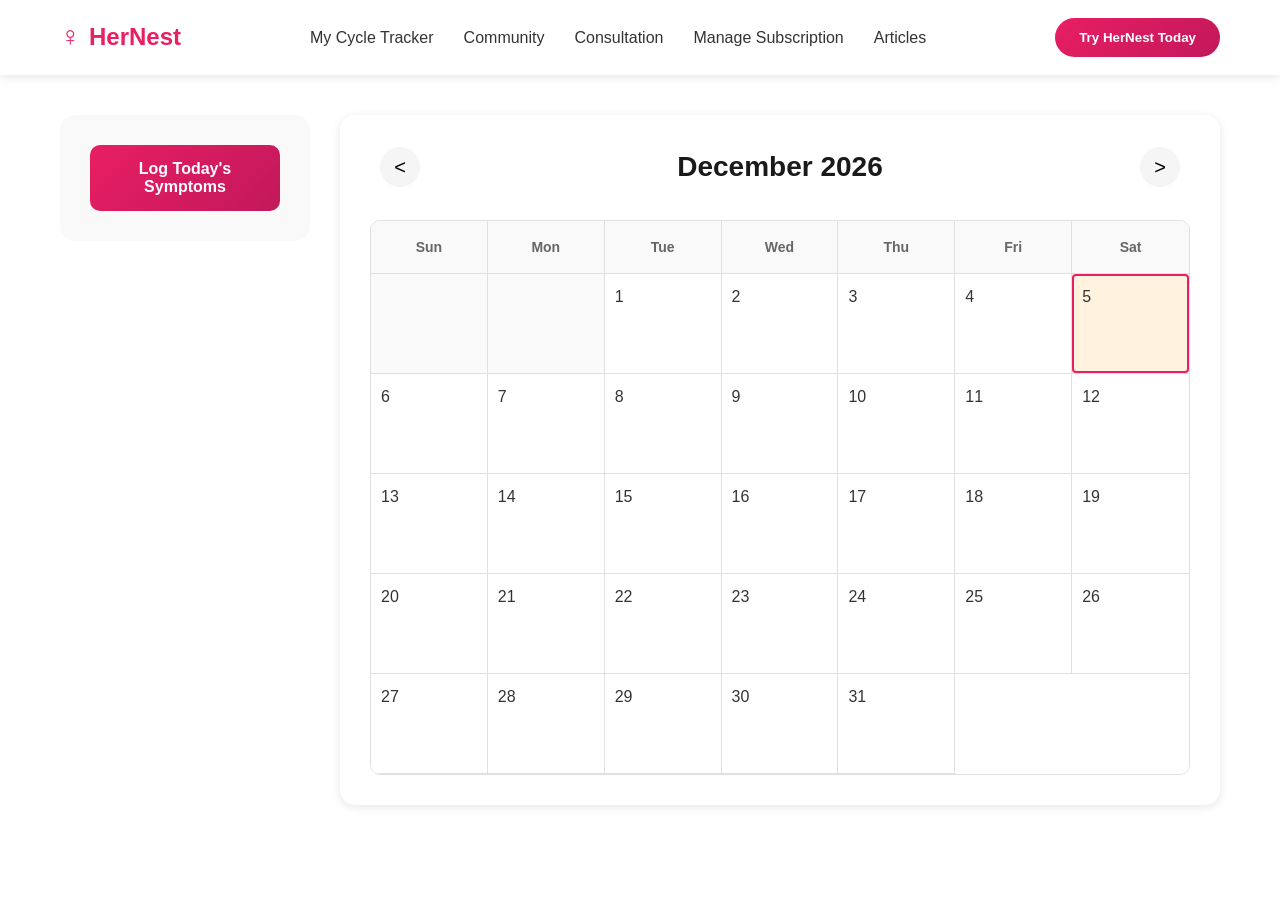
<file: tracker.html>
<!DOCTYPE html>
<html lang="en">
<head>
    <meta charset="UTF-8">
    <meta name="viewport" content="width=device-width, initial-scale=1.0">
    <title>My Cycle Tracker - HerNest</title>
    <link rel="stylesheet" href="style.css">
</head>
<body>
    <nav class="navbar">
        <div class="nav-container">
            <a href="index.html" class="nav-logo">
                <span class="logo-icon">♀</span>
                <span class="logo-text">HerNest</span>
            </a>
            <div class="nav-links">
                <a href="tracker.html" class="nav-link">My Cycle Tracker</a>
                <a href="community.html" class="nav-link">Community</a>
                <a href="consultation.html" class="nav-link">Consultation</a>
                <a href="subscription.html" class="nav-link">Manage Subscription</a>
                <a href="articles.html" class="nav-link">Articles</a>
            </div>
            <button class="nav-cta-btn" id="auth-btn">Try HerNest Today</button>
        </div>
    </nav>

    <div class="container">
        <aside class="sidebar">
            <button class="symptoms-btn" id="log-symptoms-btn">Log Today's Symptoms</button>
        </aside>
        
        <main class="main-content">
            <div class="month-header">
                <button class="month-nav-btn" id="prev-month">&lt;</button>
                <h2 id="month-year"></h2>
                <button class="month-nav-btn" id="next-month">&gt;</button>
            </div>
            <div class="calendar-wrapper">
                <div class="calendar-days-header">
                    <div class="day-header">Sun</div>
                    <div class="day-header">Mon</div>
                    <div class="day-header">Tue</div>
                    <div class="day-header">Wed</div>
                    <div class="day-header">Thu</div>
                    <div class="day-header">Fri</div>
                    <div class="day-header">Sat</div>
                </div>
                <div class="calendar-grid" id="calendar-grid"></div>
            </div>
        </main>
    </div>

    <!-- Symptom Modal -->
    <div class="modal" id="symptom-modal">
        <div class="modal-content">
            <button class="close-btn" id="close-modal">&times;</button>
            <h2>Log Your Symptoms</h2>
            <form id="symptom-form">
                <div class="symptom-checkbox">
                    <input type="checkbox" id="cramps" name="symptom" value="cramps">
                    <label for="cramps">Cramps</label>
                </div>
                <div class="symptom-checkbox">
                    <input type="checkbox" id="headache" name="symptom" value="headache">
                    <label for="headache">Headache</label>
                </div>
                <div class="symptom-checkbox">
                    <input type="checkbox" id="bloating" name="symptom" value="bloating">
                    <label for="bloating">Bloating</label>
                </div>
                <div class="symptom-checkbox">
                    <input type="checkbox" id="fatigue" name="symptom" value="fatigue">
                    <label for="fatigue">Fatigue</label>
                </div>
                <button type="submit" class="save-btn">Save</button>
            </form>
        </div>
    </div>

    <!-- Auth Modal -->
    <div class="auth-modal" id="auth-modal">
        <div class="auth-modal-content">
            <button class="auth-close-btn" id="auth-close-btn">&times;</button>
            <div class="auth-header">
                <div class="auth-logo">
                    <span class="logo-icon">♀</span>
                    <span class="logo-text">HerNest</span>
                </div>
            </div>
            
            <div class="auth-tabs">
                <button class="auth-tab active" id="login-tab">Log in</button>
                <button class="auth-tab" id="signup-tab">Sign up</button>
            </div>
            
            <!-- Login Form -->
            <div class="auth-form-container" id="login-form-container">
                <form class="auth-form" id="login-form">
                    <div class="auth-input-group">
                        <label for="login-email">Email</label>
                        <input type="email" id="login-email" name="email" placeholder="Enter your email" required>
                    </div>
                    <div class="auth-input-group">
                        <label for="login-password">Password</label>
                        <input type="password" id="login-password" name="password" placeholder="Enter your password" required>
                    </div>
                    <div class="auth-options">
                        <label class="auth-checkbox-label">
                            <input type="checkbox" name="remember">
                            <span>Remember me</span>
                        </label>
                        <a href="#" class="auth-link">Forgot password?</a>
                    </div>
                    <button type="submit" class="auth-submit-btn">Log in</button>
                </form>
            </div>
            
            <!-- Signup Form -->
            <div class="auth-form-container" id="signup-form-container" style="display: none;">
                <form class="auth-form" id="signup-form">
                    <div class="auth-input-group">
                        <label for="signup-name">Full Name</label>
                        <input type="text" id="signup-name" name="name" placeholder="Enter your full name" required>
                    </div>
                    <div class="auth-input-group">
                        <label for="signup-email">Email</label>
                        <input type="email" id="signup-email" name="email" placeholder="Enter your email" required>
                    </div>
                    <div class="auth-input-group">
                        <label for="signup-password">Password</label>
                        <input type="password" id="signup-password" name="password" placeholder="Create a password" required>
                    </div>
                    <div class="auth-input-group">
                        <label for="signup-confirm-password">Confirm Password</label>
                        <input type="password" id="signup-confirm-password" name="confirm-password" placeholder="Confirm your password" required>
                    </div>
                    <div class="auth-checkbox-group">
                        <label class="auth-checkbox-label">
                            <input type="checkbox" name="terms" required>
                            <span>I agree to the <a href="#" class="auth-link">Terms of Service</a> and <a href="#" class="auth-link">Privacy Policy</a></span>
                        </label>
                    </div>
                    <button type="submit" class="auth-submit-btn">Sign up</button>
                </form>
            </div>
        </div>
    </div>
    
    <script src="script.js"></script>
</body>
</html>
</file>
<file: style.css>
/* Reset and Base Styles */
* {
    margin: 0;
    padding: 0;
    box-sizing: border-box;
}

body {
    font-family: -apple-system, BlinkMacSystemFont, 'Segoe UI', Roboto, Oxygen, Ubuntu, Cantarell, sans-serif;
    line-height: 1.6;
    color: #333;
    background-color: #fff;
}

body.modal-open {
    overflow: hidden;
}

/* Navbar */
.navbar {
    background: #fff;
    box-shadow: 0 2px 10px rgba(0, 0, 0, 0.1);
    padding: 15px 0;
    position: sticky;
    top: 0;
    z-index: 1000;
}

.nav-container {
    max-width: 1200px;
    margin: 0 auto;
    padding: 0 20px;
    display: flex;
    justify-content: space-between;
    align-items: center;
}

.nav-logo {
    display: flex;
    align-items: center;
    gap: 8px;
    text-decoration: none;
    color: #e91e63;
    font-weight: bold;
    font-size: 24px;
}

.logo-icon {
    font-size: 28px;
}

.nav-links {
    display: flex;
    gap: 30px;
    align-items: center;
}

.nav-link {
    text-decoration: none;
    color: #333;
    font-weight: 500;
    transition: color 0.3s;
}

.nav-link:hover {
    color: #e91e63;
}

.nav-cta-btn {
    background: linear-gradient(135deg, #e91e63 0%, #c2185b 100%);
    color: white;
    border: none;
    padding: 12px 24px;
    border-radius: 25px;
    font-weight: 600;
    cursor: pointer;
    transition: transform 0.2s, box-shadow 0.2s;
}

.nav-cta-btn:hover {
    transform: translateY(-2px);
    box-shadow: 0 4px 12px rgba(233, 30, 99, 0.3);
}

/* Hero Section */
.hero-section {
    max-width: 1200px;
    margin: 60px auto;
    padding: 0 20px;
    display: grid;
    grid-template-columns: 1fr 1fr;
    gap: 60px;
    align-items: center;
}

.hero-content {
    display: flex;
    flex-direction: column;
    gap: 20px;
}

.hero-badge {
    display: flex;
    align-items: center;
    gap: 10px;
    margin-bottom: 10px;
}

.stars {
    color: #ffc107;
    font-size: 14px;
}

.badge-text {
    color: #666;
    font-size: 14px;
}

.hero-title {
    font-size: 48px;
    font-weight: 700;
    line-height: 1.2;
    color: #1a1a1a;
    margin-bottom: 20px;
}

.hero-description {
    font-size: 18px;
    color: #666;
    line-height: 1.6;
    margin-bottom: 30px;
}

.hero-cta {
    display: flex;
    gap: 15px;
}

.hero-btn-primary {
    background: linear-gradient(135deg, #e91e63 0%, #c2185b 100%);
    color: white;
    border: none;
    padding: 16px 32px;
    border-radius: 30px;
    font-size: 16px;
    font-weight: 600;
    cursor: pointer;
    transition: transform 0.2s, box-shadow 0.2s;
}

.hero-btn-primary:hover {
    transform: translateY(-2px);
    box-shadow: 0 6px 20px rgba(233, 30, 99, 0.4);
}

.hero-btn-secondary {
    background: white;
    color: #e91e63;
    border: 2px solid #e91e63;
    padding: 16px 32px;
    border-radius: 30px;
    font-size: 16px;
    font-weight: 600;
    cursor: pointer;
    transition: all 0.2s;
}

.hero-btn-secondary:hover {
    background: #e91e63;
    color: white;
}

.hero-visual {
    display: flex;
    justify-content: center;
    align-items: center;
}

.phone-mockup {
    width: 300px;
    height: 600px;
    background: #1a1a1a;
    border-radius: 40px;
    padding: 20px;
    box-shadow: 0 20px 60px rgba(0, 0, 0, 0.3);
}

.phone-screen {
    width: 100%;
    height: 100%;
    background: #fff;
    border-radius: 30px;
    overflow: hidden;
    display: flex;
    flex-direction: column;
}

.mockup-header {
    height: 60px;
    background: linear-gradient(135deg, #e91e63 0%, #c2185b 100%);
}

.mockup-calendar {
    flex: 1;
    background: #f5f5f5;
    margin: 20px;
    border-radius: 10px;
}

.mockup-content {
    height: 100px;
    background: #fff;
}

/* Features Section */
.features-section {
    max-width: 1200px;
    margin: 100px auto;
    padding: 0 20px;
    text-align: center;
}

.section-title {
    font-size: 36px;
    font-weight: 700;
    margin-bottom: 50px;
    color: #1a1a1a;
}

.features-grid {
    display: grid;
    grid-template-columns: repeat(auto-fit, minmax(300px, 1fr));
    gap: 40px;
}

.feature-card {
    padding: 40px;
    background: #f9f9f9;
    border-radius: 20px;
    transition: transform 0.3s, box-shadow 0.3s;
}

.feature-card:hover {
    transform: translateY(-5px);
    box-shadow: 0 10px 30px rgba(0, 0, 0, 0.1);
}

.feature-icon {
    font-size: 48px;
    margin-bottom: 20px;
}

.feature-card h3 {
    font-size: 24px;
    margin-bottom: 15px;
    color: #1a1a1a;
}

.feature-card p {
    color: #666;
    line-height: 1.6;
}

/* CTA Section */
.cta-section {
    background: linear-gradient(135deg, #e91e63 0%, #c2185b 100%);
    padding: 80px 20px;
    text-align: center;
    color: white;
}

.cta-content {
    max-width: 800px;
    margin: 0 auto;
}

.cta-content h2 {
    font-size: 42px;
    margin-bottom: 20px;
}

.cta-content p {
    font-size: 18px;
    margin-bottom: 30px;
    opacity: 0.9;
}

.cta-button {
    background: white;
    color: #e91e63;
    border: none;
    padding: 16px 40px;
    border-radius: 30px;
    font-size: 18px;
    font-weight: 600;
    cursor: pointer;
    transition: transform 0.2s;
}

.cta-button:hover {
    transform: translateY(-2px);
    box-shadow: 0 6px 20px rgba(0, 0, 0, 0.2);
}

/* Container for Tracker Page */
.container {
    max-width: 1200px;
    margin: 40px auto;
    padding: 0 20px;
    display: grid;
    grid-template-columns: 250px 1fr;
    gap: 30px;
}

/* Sidebar */
.sidebar {
    background: #f9f9f9;
    padding: 30px;
    border-radius: 15px;
    height: fit-content;
}

.symptoms-btn {
    width: 100%;
    padding: 15px;
    background: linear-gradient(135deg, #e91e63 0%, #c2185b 100%);
    color: white;
    border: none;
    border-radius: 10px;
    font-size: 16px;
    font-weight: 600;
    cursor: pointer;
    transition: transform 0.2s;
}

.symptoms-btn:hover {
    transform: translateY(-2px);
    box-shadow: 0 4px 12px rgba(233, 30, 99, 0.3);
}

/* Calendar */
.main-content {
    background: white;
    padding: 30px;
    border-radius: 15px;
    box-shadow: 0 2px 10px rgba(0, 0, 0, 0.1);
}

.month-header {
    display: flex;
    justify-content: space-between;
    align-items: center;
    margin-bottom: 30px;
    padding: 0 10px;
}

.month-header h2 {
    font-size: 28px;
    font-weight: 700;
    color: #1a1a1a;
}

.month-nav-btn {
    background: #f5f5f5;
    border: none;
    width: 40px;
    height: 40px;
    border-radius: 50%;
    font-size: 20px;
    cursor: pointer;
    transition: background 0.2s;
    display: flex;
    align-items: center;
    justify-content: center;
}

.month-nav-btn:hover {
    background: #e0e0e0;
}

.calendar-wrapper {
    border: 1px solid #e0e0e0;
    border-radius: 10px;
    overflow: hidden;
}

.calendar-days-header {
    display: grid;
    grid-template-columns: repeat(7, 1fr);
    background: #f9f9f9;
    border-bottom: 1px solid #e0e0e0;
}

.day-header {
    padding: 15px 10px;
    text-align: center;
    font-weight: 600;
    color: #666;
    font-size: 14px;
    border-right: 1px solid #e0e0e0;
}

.day-header:last-child {
    border-right: none;
}

.calendar-grid {
    display: grid;
    grid-template-columns: repeat(7, 1fr);
    background: white;
}

.day {
    min-height: 100px;
    padding: 10px;
    border-right: 1px solid #e0e0e0;
    border-bottom: 1px solid #e0e0e0;
    display: flex;
    flex-direction: column;
    align-items: flex-start;
    cursor: pointer;
    transition: background 0.2s;
    position: relative;
    background: white;
    font-size: 16px;
    color: #333;
}

.day:nth-child(7n) {
    border-right: none;
}

.day:hover {
    background: #f9f9f9;
}

.day.empty {
    background: #fafafa;
    cursor: default;
    border-right: 1px solid #e0e0e0;
    border-bottom: 1px solid #e0e0e0;
}

.day.empty:nth-child(7n) {
    border-right: none;
}

.day.today {
    background: #fff3e0;
    border-right: 1px solid #e0e0e0;
    border-bottom: 1px solid #e0e0e0;
    font-weight: 600;
    position: relative;
}

.day.today::before {
    content: '';
    position: absolute;
    top: 0;
    left: 0;
    right: 0;
    bottom: 0;
    border: 2px solid #e91e63;
    border-radius: 4px;
    pointer-events: none;
}

.day.today:nth-child(7n) {
    border-right: none;
}

.day.today:nth-child(7n)::before {
    border-right: 2px solid #e91e63;
}

.day.has-data {
    background: #f0f8ff;
}

.symptom-squares {
    display: flex;
    flex-wrap: wrap;
    gap: 4px;
    margin-top: 5px;
}

.symptom-square {
    width: 12px;
    height: 12px;
    border-radius: 2px;
}

/* Modal Styles */
.modal {
    display: none;
    position: fixed;
    top: 0;
    left: 0;
    width: 100vw;
    height: 100vh;
    background: rgba(0, 0, 0, 0.75);
    z-index: 2000;
    justify-content: center;
    align-items: center;
}

.modal.is-active {
    display: flex;
}

.modal-content {
    background: white;
    padding: 30px;
    border-radius: 15px;
    max-width: 500px;
    width: 90%;
    max-height: 90vh;
    overflow-y: auto;
    position: relative;
}

.close-btn {
    position: absolute;
    top: 15px;
    right: 15px;
    background: none;
    border: none;
    font-size: 28px;
    cursor: pointer;
    color: #666;
    width: 30px;
    height: 30px;
    display: flex;
    align-items: center;
    justify-content: center;
}

.close-btn:hover {
    color: #e91e63;
}

.modal-content h2 {
    margin-bottom: 20px;
    color: #1a1a1a;
}

.symptom-checkbox {
    margin-bottom: 15px;
    display: flex;
    align-items: center;
    gap: 10px;
}

.symptom-checkbox input[type="checkbox"] {
    width: 20px;
    height: 20px;
    cursor: pointer;
}

.symptom-checkbox label {
    cursor: pointer;
    font-size: 16px;
}

.save-btn {
    width: 100%;
    padding: 12px;
    background: linear-gradient(135deg, #e91e63 0%, #c2185b 100%);
    color: white;
    border: none;
    border-radius: 8px;
    font-size: 16px;
    font-weight: 600;
    cursor: pointer;
    margin-top: 20px;
}

.save-btn:hover {
    opacity: 0.9;
}

/* Auth Modal */
.auth-modal {
    display: none;
    position: fixed;
    top: 0;
    left: 0;
    width: 100vw;
    height: 100vh;
    background: rgba(0, 0, 0, 0.75);
    z-index: 2000;
    justify-content: center;
    align-items: center;
}

.auth-modal.is-active {
    display: flex;
}

.auth-modal-content {
    background: white;
    padding: 40px;
    border-radius: 20px;
    max-width: 450px;
    width: 90%;
    max-height: 90vh;
    overflow-y: auto;
    position: relative;
    animation: modalSlideIn 0.3s ease-out;
}

@keyframes modalSlideIn {
    from {
        opacity: 0;
        transform: translateY(-20px);
    }
    to {
        opacity: 1;
        transform: translateY(0);
    }
}

.auth-close-btn {
    position: absolute;
    top: 15px;
    right: 15px;
    background: none;
    border: none;
    font-size: 28px;
    cursor: pointer;
    color: #666;
    width: 30px;
    height: 30px;
    display: flex;
    align-items: center;
    justify-content: center;
}

.auth-close-btn:hover {
    color: #e91e63;
}

.auth-header {
    text-align: center;
    margin-bottom: 30px;
}

.auth-logo {
    display: flex;
    align-items: center;
    justify-content: center;
    gap: 8px;
    color: #e91e63;
    font-weight: bold;
    font-size: 24px;
}

.auth-tabs {
    display: flex;
    gap: 10px;
    margin-bottom: 25px;
    border-bottom: 2px solid #e0e0e0;
}

.auth-tab {
    flex: 1;
    padding: 12px;
    background: none;
    border: none;
    border-bottom: 3px solid transparent;
    font-size: 16px;
    font-weight: 600;
    color: #666;
    cursor: pointer;
    transition: all 0.2s;
}

.auth-tab.active {
    color: #e91e63;
    border-bottom-color: #e91e63;
}

.auth-form-container {
    margin-top: 20px;
}

.auth-form {
    display: flex;
    flex-direction: column;
    gap: 20px;
}

.auth-input-group {
    display: flex;
    flex-direction: column;
    gap: 8px;
}

.auth-input-group label {
    font-weight: 500;
    color: #333;
    font-size: 14px;
}

.auth-input-group input {
    padding: 12px;
    border: 1px solid #e0e0e0;
    border-radius: 8px;
    font-size: 16px;
    transition: border-color 0.2s;
}

.auth-input-group input:focus {
    outline: none;
    border-color: #e91e63;
}

.auth-options {
    display: flex;
    justify-content: space-between;
    align-items: center;
    font-size: 14px;
}

.auth-checkbox-label {
    display: flex;
    align-items: center;
    gap: 8px;
    cursor: pointer;
}

.auth-checkbox-label input[type="checkbox"] {
    width: 16px;
    height: 16px;
    cursor: pointer;
}

.auth-link {
    color: #e91e63;
    text-decoration: none;
    font-size: 14px;
}

.auth-link:hover {
    text-decoration: underline;
}

.auth-checkbox-group {
    margin-top: 10px;
}

.auth-submit-btn {
    width: 100%;
    padding: 14px;
    background: linear-gradient(135deg, #e91e63 0%, #c2185b 100%);
    color: white;
    border: none;
    border-radius: 8px;
    font-size: 16px;
    font-weight: 600;
    cursor: pointer;
    transition: opacity 0.2s;
    margin-top: 10px;
}

.auth-submit-btn:hover {
    opacity: 0.9;
}

/* About Page */
.about-container {
    max-width: 1000px;
    margin: 40px auto;
    padding: 0 20px;
}

.about-hero {
    text-align: center;
    margin-bottom: 60px;
}

.about-hero h1 {
    font-size: 42px;
    color: #1a1a1a;
    margin-bottom: 20px;
}

.about-subtitle {
    font-size: 20px;
    color: #666;
}

.about-section {
    margin-bottom: 50px;
}

.section-heading {
    font-size: 32px;
    color: #e91e63;
    margin-bottom: 20px;
}

.about-text {
    font-size: 16px;
    line-height: 1.8;
    color: #333;
    margin-bottom: 20px;
}

.pillars-grid {
    display: grid;
    grid-template-columns: repeat(auto-fit, minmax(280px, 1fr));
    gap: 30px;
    margin: 40px 0;
}

.pillar-card {
    padding: 30px;
    background: #f9f9f9;
    border-radius: 15px;
}

.pillar-icon {
    font-size: 40px;
    margin-bottom: 15px;
}

.pillar-card h3 {
    font-size: 24px;
    margin-bottom: 15px;
    color: #1a1a1a;
}

.about-cta {
    text-align: center;
    margin-top: 60px;
    padding: 40px;
    background: linear-gradient(135deg, #e91e63 0%, #c2185b 100%);
    border-radius: 20px;
    color: white;
}

.about-cta h2 {
    font-size: 32px;
    margin-bottom: 15px;
}

.about-cta p {
    font-size: 18px;
    margin-bottom: 25px;
    opacity: 0.9;
}

/* Articles Page */
.articles-container {
    max-width: 1200px;
    margin: 40px auto;
    padding: 0 20px;
}

.articles-header {
    text-align: center;
    margin-bottom: 50px;
}

.articles-header h1 {
    font-size: 42px;
    color: #1a1a1a;
    margin-bottom: 15px;
}

.articles-loading {
    text-align: center;
    padding: 40px;
}

.loading-spinner {
    border: 4px solid #f3f3f3;
    border-top: 4px solid #e91e63;
    border-radius: 50%;
    width: 40px;
    height: 40px;
    animation: spin 1s linear infinite;
    margin: 0 auto 20px;
}

@keyframes spin {
    0% { transform: rotate(0deg); }
    100% { transform: rotate(360deg); }
}

.articles-grid {
    display: grid;
    grid-template-columns: repeat(auto-fill, minmax(300px, 1fr));
    gap: 30px;
}

.article-card {
    background: white;
    border-radius: 15px;
    box-shadow: 0 2px 10px rgba(0, 0, 0, 0.1);
    overflow: hidden;
    transition: transform 0.2s, box-shadow 0.2s;
}

.article-card:hover {
    transform: translateY(-5px);
    box-shadow: 0 6px 20px rgba(0, 0, 0, 0.15);
}

.article-card-content {
    padding: 25px;
}

.article-title {
    font-size: 20px;
    font-weight: 600;
    color: #1a1a1a;
    margin-bottom: 15px;
    line-height: 1.4;
}

.article-snippet {
    color: #666;
    line-height: 1.6;
    margin-bottom: 20px;
}

.article-footer {
    display: flex;
    justify-content: space-between;
    align-items: center;
}

.article-source {
    font-size: 14px;
    color: #999;
}

.article-read-more {
    color: #e91e63;
    text-decoration: none;
    font-weight: 600;
    font-size: 14px;
}

.article-read-more:hover {
    text-decoration: underline;
}

.articles-error {
    text-align: center;
    padding: 40px;
    color: #e91e63;
}

/* Community Page */
.community-container {
    max-width: 1200px;
    margin: 40px auto;
    padding: 0 20px;
}

.community-header {
    text-align: center;
    margin-bottom: 50px;
}

.community-header h1 {
    font-size: 42px;
    color: #1a1a1a;
    margin-bottom: 15px;
}

.channels-grid {
    display: grid;
    grid-template-columns: repeat(auto-fit, minmax(280px, 1fr));
    gap: 30px;
}

.channel-card {
    background: white;
    border-radius: 15px;
    padding: 30px;
    box-shadow: 0 2px 10px rgba(0, 0, 0, 0.1);
    cursor: pointer;
    transition: transform 0.2s, box-shadow 0.2s;
}

.channel-card:hover {
    transform: translateY(-5px);
    box-shadow: 0 6px 20px rgba(0, 0, 0, 0.15);
}

.channel-icon {
    font-size: 48px;
    margin-bottom: 15px;
}

.channel-title {
    font-size: 24px;
    font-weight: 600;
    color: #1a1a1a;
    margin-bottom: 10px;
}

.channel-description {
    color: #666;
    line-height: 1.6;
    margin-bottom: 20px;
}

.channel-stats {
    display: flex;
    gap: 20px;
    margin-bottom: 20px;
    font-size: 14px;
    color: #999;
}

.channel-join-btn {
    width: 100%;
    padding: 12px;
    background: linear-gradient(135deg, #e91e63 0%, #c2185b 100%);
    color: white;
    border: none;
    border-radius: 8px;
    font-size: 16px;
    font-weight: 600;
    cursor: pointer;
    transition: opacity 0.2s;
}

.channel-join-btn:hover {
    opacity: 0.9;
}

/* Channel Modal */
.channel-modal {
    display: none;
    position: fixed;
    top: 0;
    left: 0;
    width: 100vw;
    height: 100vh;
    background: rgba(0, 0, 0, 0.75);
    z-index: 2000;
    justify-content: center;
    align-items: center;
}

.channel-modal.is-active {
    display: flex;
}

.channel-modal-content {
    background: #f8f9fa;
    width: 90%;
    max-width: 900px;
    max-height: 90vh;
    border-radius: 15px;
    overflow: hidden;
    display: flex;
    flex-direction: column;
}

.channel-modal-header {
    background: white;
    padding: 20px 30px;
    display: flex;
    justify-content: space-between;
    align-items: center;
    border-bottom: 1px solid #e0e0e0;
}

.channel-back-btn,
.channel-close-btn {
    background: none;
    border: none;
    font-size: 24px;
    cursor: pointer;
    color: #666;
    padding: 5px 10px;
}

.channel-back-btn:hover,
.channel-close-btn:hover {
    color: #e91e63;
}

.channel-modal-header h2 {
    font-size: 24px;
    color: #1a1a1a;
}

.channel-posts-container {
    padding: 20px;
    overflow-y: auto;
    flex: 1;
}

/* Reddit-style Posts */
.reddit-post {
    background: white;
    border-radius: 8px;
    margin-bottom: 15px;
    display: flex;
    padding: 15px;
    box-shadow: 0 1px 3px rgba(0, 0, 0, 0.1);
}

.post-voting {
    display: flex;
    flex-direction: column;
    align-items: center;
    margin-right: 15px;
    min-width: 40px;
}

.vote-btn {
    background: none;
    border: none;
    font-size: 20px;
    color: #999;
    cursor: pointer;
    padding: 5px;
    transition: color 0.2s;
}

.vote-btn:hover {
    color: #e91e63;
}

.vote-count {
    font-weight: 600;
    color: #333;
    margin: 5px 0;
    font-size: 14px;
}

.post-content {
    flex: 1;
}

.post-header {
    display: flex;
    align-items: center;
    gap: 10px;
    margin-bottom: 10px;
    font-size: 12px;
}

.post-category {
    background: #e91e63;
    color: white;
    padding: 2px 8px;
    border-radius: 12px;
    font-weight: 600;
}

.post-author {
    color: #666;
    font-weight: 600;
}

.post-time {
    color: #999;
}

.post-title {
    font-size: 18px;
    font-weight: 600;
    color: #1a1a1a;
    margin-bottom: 10px;
}

.post-text {
    color: #333;
    line-height: 1.6;
    margin-bottom: 15px;
}

.post-footer {
    display: flex;
    gap: 15px;
}

.post-action-btn {
    background: none;
    border: none;
    color: #666;
    cursor: pointer;
    font-size: 14px;
    padding: 5px 10px;
    border-radius: 4px;
    transition: background 0.2s;
}

.post-action-btn:hover {
    background: #f0f0f0;
}

.no-posts {
    text-align: center;
    padding: 60px 20px;
    color: #999;
    font-size: 18px;
}

/* Responsive Design */
@media (max-width: 768px) {
    .nav-container {
        flex-direction: column;
        gap: 15px;
    }
    
    .nav-links {
        flex-wrap: wrap;
        justify-content: center;
        gap: 15px;
    }
    
    .hero-section {
        grid-template-columns: 1fr;
        text-align: center;
    }
    
    .hero-title {
        font-size: 36px;
    }
    
    .container {
        grid-template-columns: 1fr;
    }
    
    .sidebar {
        order: 2;
    }
    
    .day-header {
        font-size: 12px;
        padding: 10px 5px;
    }
    
    .day {
        min-height: 60px;
        font-size: 14px;
        padding: 8px;
    }
    
    .features-grid {
        grid-template-columns: 1fr;
    }
    
    .articles-grid {
        grid-template-columns: 1fr;
    }
    
    .channels-grid {
        grid-template-columns: 1fr;
    }
    
    .channel-modal-content {
        width: 95%;
        max-height: 95vh;
    }
}
</file>
